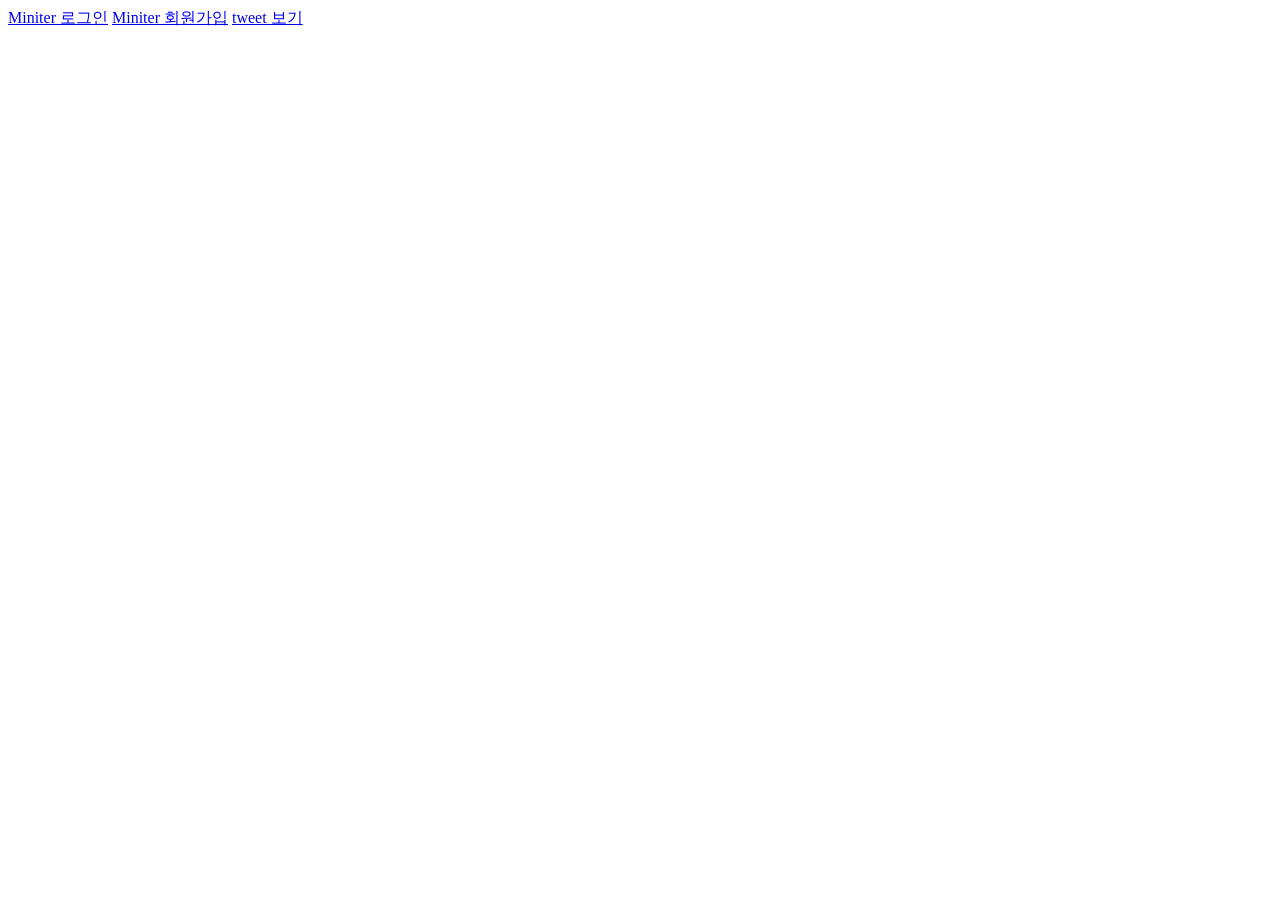
<file: index.html>
<!DOCTYPE html>
<html>
  <head>
    <meta charset="utf-8">
    <meta name="viewport" content="width=device-width">
    <title>repl.it</title>
  </head>
  <body>
    <a href="./login.html">Miniter 로그인</a>
    <a href="./signup.html">Miniter 회원가입</a>
    <a href="./tweets.html">tweet 보기</a>
  </body>
</html>
</file>
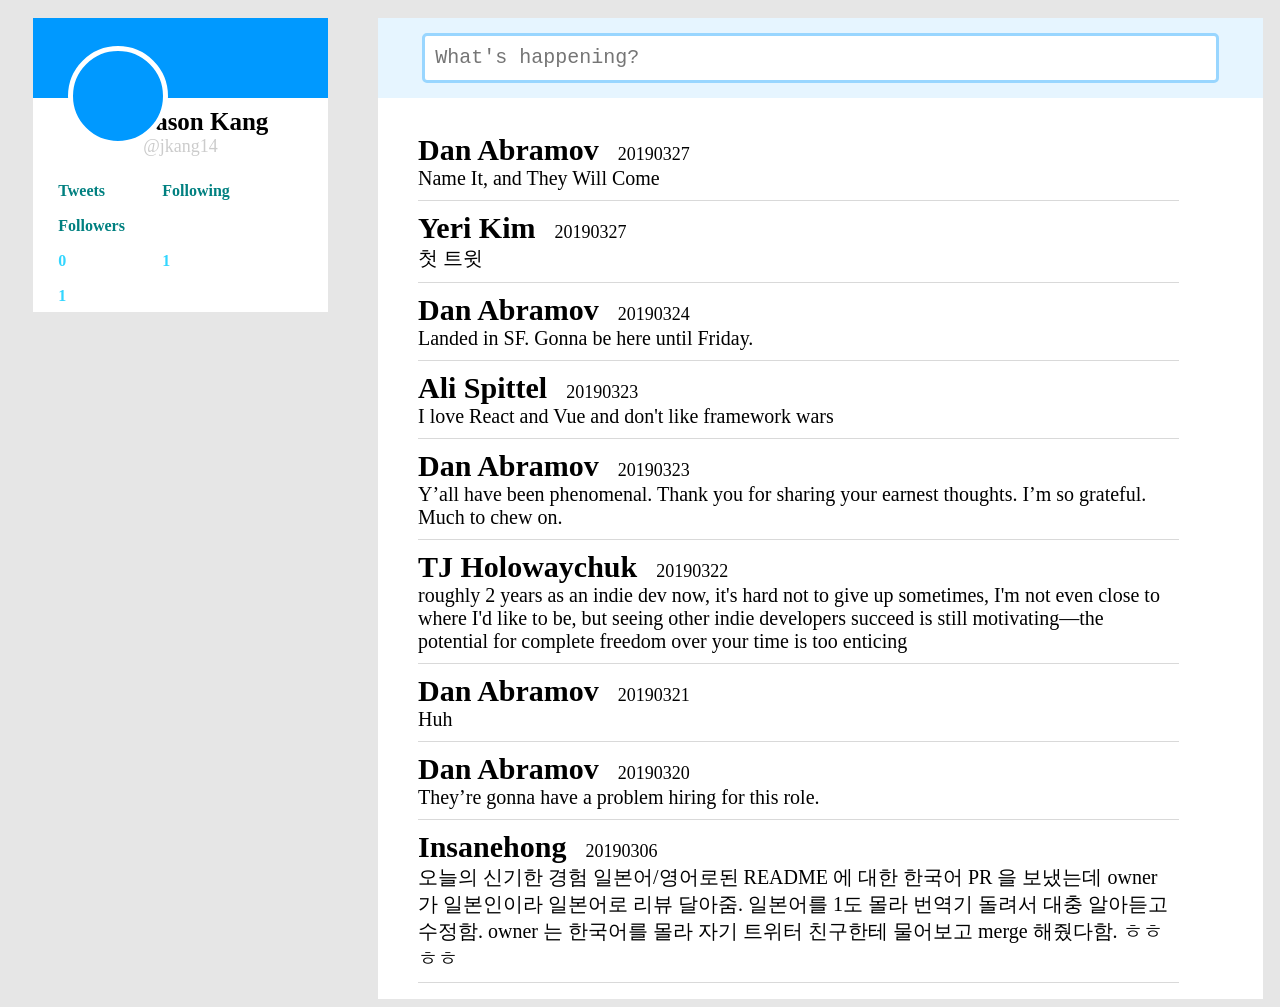
<file: tweets.html>
<!DOCTYPE html>
<html lang="en">
<head>
  <meta charset="UTF-8">
  <title>Tweets</title>

  <link rel="stylesheet" href="./style/common.css" type="text/css">
  <link rel="stylesheet" href="./style/tweets.css" type="text/css">
</head>
  <body class="tweets-page">
  <div class="leftSide">
    <div class="blueBox">
      <div class="blueCircle"></div>
    </div>
    <div class="whiteBox">
      <div class="userName">Jason Kang</div>
      <div class="profile">@jkang14</div>
      <div class="userInfo-container">
        <span class="userInfo tweets">Tweets</span>
        <span class="userInfo following">Following</span>
        <span class="userInfo follower">Followers</span>
      </div>
      <div class="count-container">
        <span class="count tweetCount">0</span>
        <span class="count followingCount">1</span>
        <span class="count followerCount">1</span> 
      </div>
    </div>
  </div>
  <div class="rightSide">
    <div class="enterNewTweet">
      <textarea placeholder="What's happening?" class="newMessage"></textarea>
      <div class="toolBar">
        <button class="make-btn">Tweet</button>
      </div>
    </div>
    <div class="showTweets">
      <ul class="tweetList">
        <div class="noTweet"></div>
      </ul>
    </div>
  </div>
  <script src="js/tweets.js"></script>
</body>
</html>
</file>
<file: style/common.css>
* {
    box-sizing: border-box;
  }
  
  button:hover, a:hover {
    cursor: pointer;
    opacity: 0.7;
  }
  
  button {
    border: none;
    border-radius: 30px;
    background-color: #0099ff;
    color: white;
    font-size: 20px;
    text-align: center;
  }
  
  .logo {
    width: 10%;
    height: auto;
    margin-bottom: 10px;
  }
</file>
<file: style/tweets.css>
.leftSide, .rightSide {
    margin-top: 10px;
    margin-left: 25px;
    margin-right: 25px;
  }
  
  .leftSide {
    width: 25%;
  }
  
  .tweets-page {
    max-width: 1800px;
    min-width: 320px;
    width: 100%;
    top: 5px;
    bottom: 20px;
  }
  
  .rightSide {
    background: white;
    width: 75%;
  }
  
  .userName, .profile {
    text-align: center;
    
  }
  
  .userName {
    padding-top:10px;
    margin-left: 50px;
    font-weight: bold;
    font-size: 25px;
  }
  
  .profile {
    margin: 14px auto 0;
    font-size: 18px;
    margin-top: 0;
    color: #cccccc;
  }
  
  .userInfo, .count {
    width: 100%;
    margin-left: 20px;
    margin-bottom: 5px;
    text-align: left;
    margin: 10px auto;
    font-weight: bold;
  }
  
  .userInfo {
    color: #008080;
  }
  
  .count {
    color: #33d6ff;
  }
  
  .blueBox {
    position: relative;
    background: #0099ff; 
    height: 80px;
    width: 100%;
  }
  
  .whiteBox {
    background: white;
  }
  
  body {
    display: flex;
    background-color: #e6e6e6;
  }
  
  .enterNewTweet {
    background: #e6f5ff;
    width: 100%;
    display: flex;
    flex-direction: column;
  }
  
  textarea {
    border-radius: 5px;
    border: 3px solid #99d6ff;
    height: 50px; 
    width: 90%;
    margin: 15px auto;
    padding: 10px;
    resize: none;
    font-size: 20px;
  }
  
  textarea::placeholder {
    font-size: 20px;
  }
  
  .make-btn {
    width: 90px;
    height: 40px;
    position: relative;
    left: 83%;
  }
  
  li {
    border-bottom: 1px solid #d9d9d9;
    list-style-type: none;
    margin: 10px 25px 10px 0;
    padding-bottom: 10px;
    text-align: left;
    width: 90%;
  }
  
  .userInfo-container, .count-container {
    position: relative;
    right: 5%;
  }
  
  .userInfo-container {
    margin-top: 15px;
  }
  
  .userInfo, .count {
    display: inline-block;
    width: 20px;
    height: 10px;
    margin: 10px 40px 15px;
  }
  
  .user {
    font-weight: bold;
    font-size: 30px;
  }
  
  .date {
    font-size: 18px;
    margin-left: 15px;
  }
  
  .content {
    font-size: 20px;
  }
  
  .toolBar {
    margin-bottom: 15px;
    display: flex;
    display: none; 
  }
  
  .blueCircle {
    background: #0099ff; 
    position: absolute;
    left: 12%;
    top: 35%;
    border: 5px solid white;    
    height: 100px;
    border-radius: 50%;
    width: 100px;
    background-image: url(https://scontent-hkg3-1.xx.fbcdn.net/v/t1.0-9/62072328_10219032446142995_4385081662694752256_n.jpg?_nc_cat=103&_nc_ht=scontent-hkg3-1.xx&oh=27926ae25a7eb38a36b18114643a4edc&oe=5D98939C);
    background-repeat: no-repeat;
    background-size: 100%;
    background-position: center;
  }
  
  .noTweet {
    font-weight: bold;
    font-size: 50px;
    text-align: center;
    margin-top: 35px;
  }
</file>
